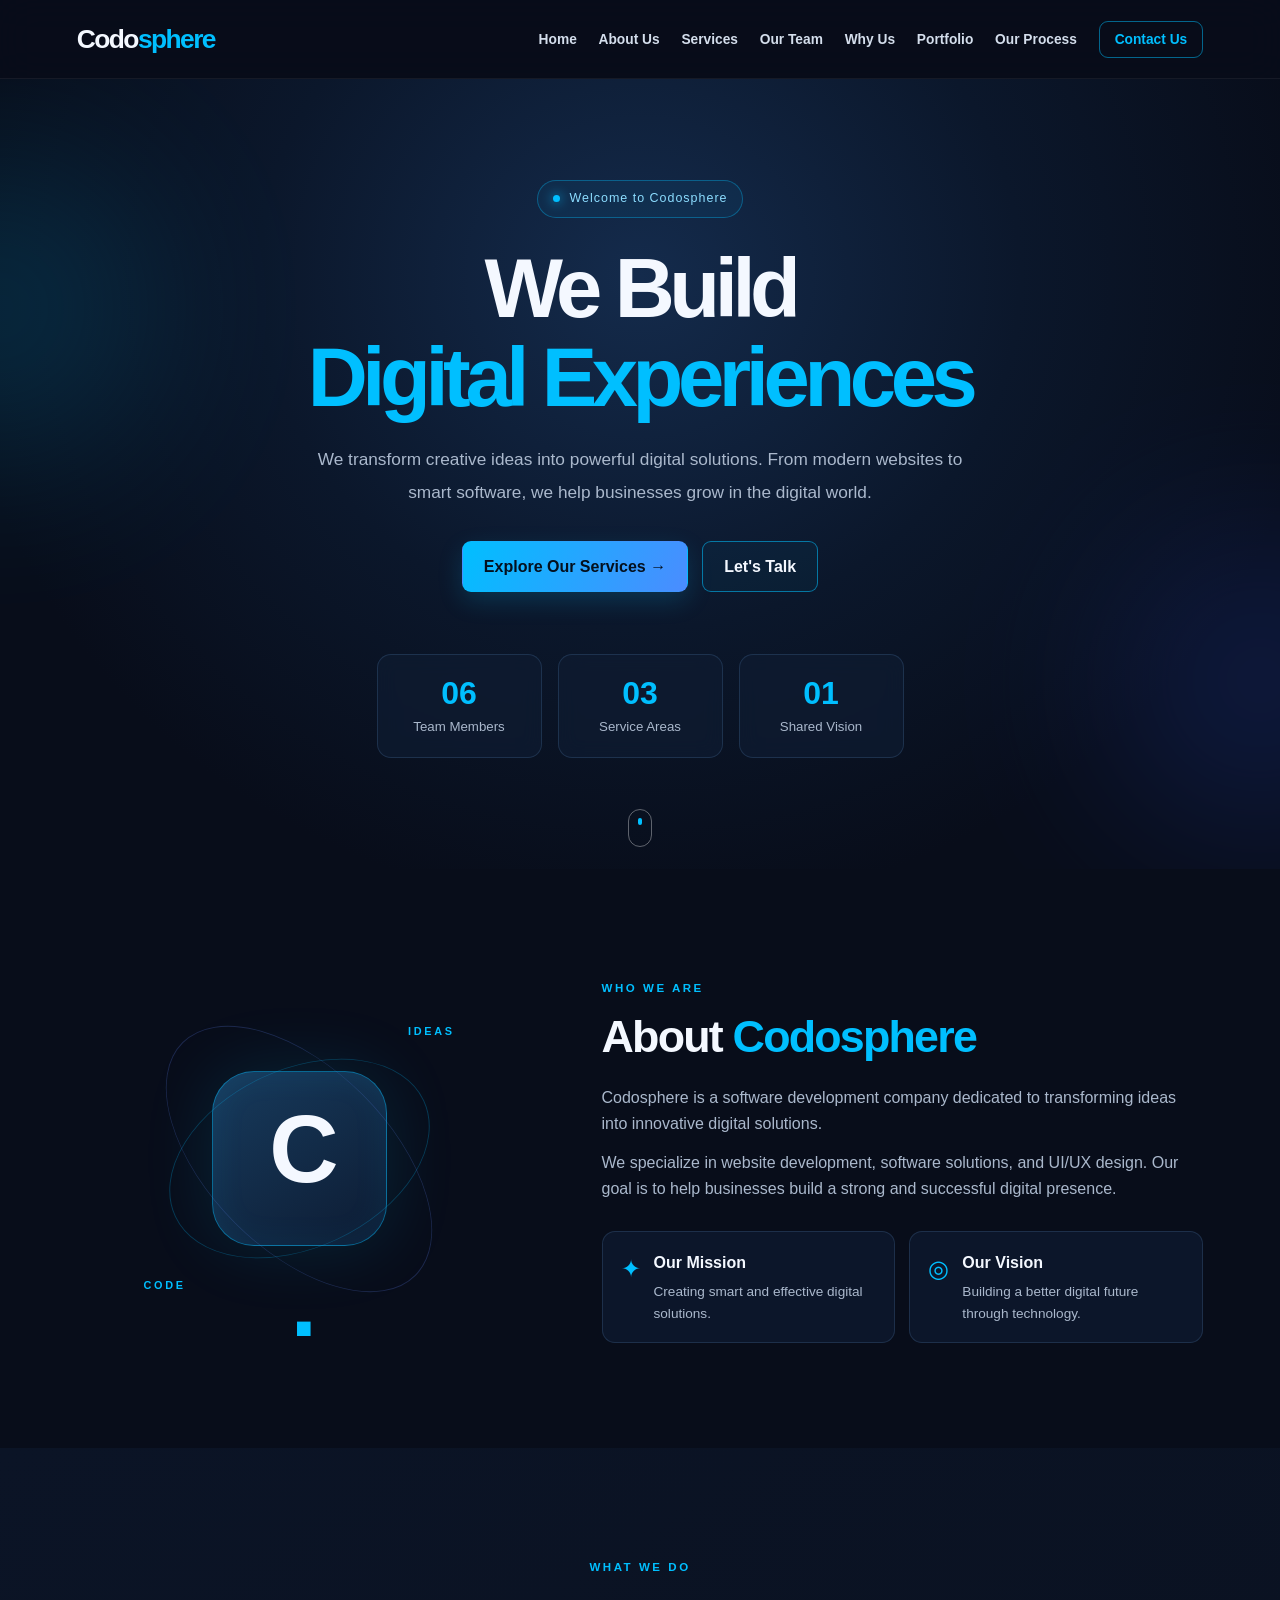
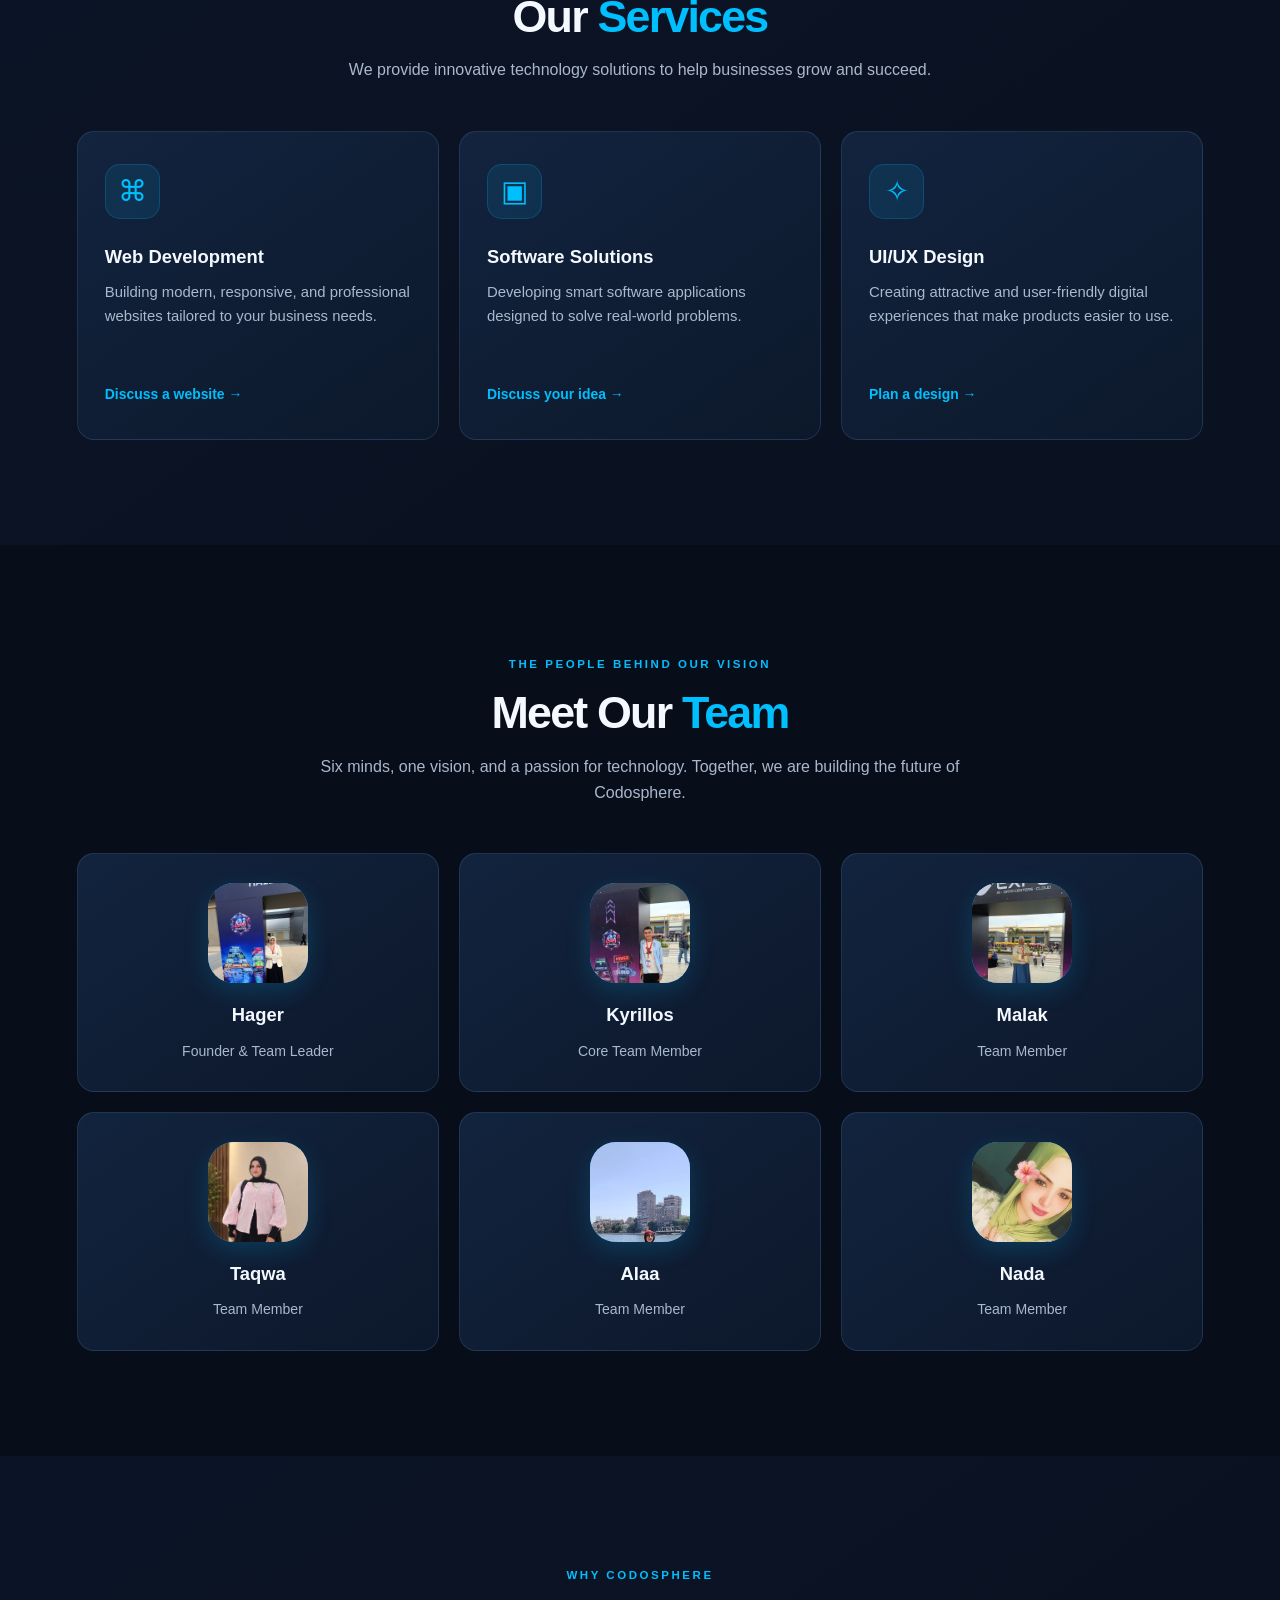
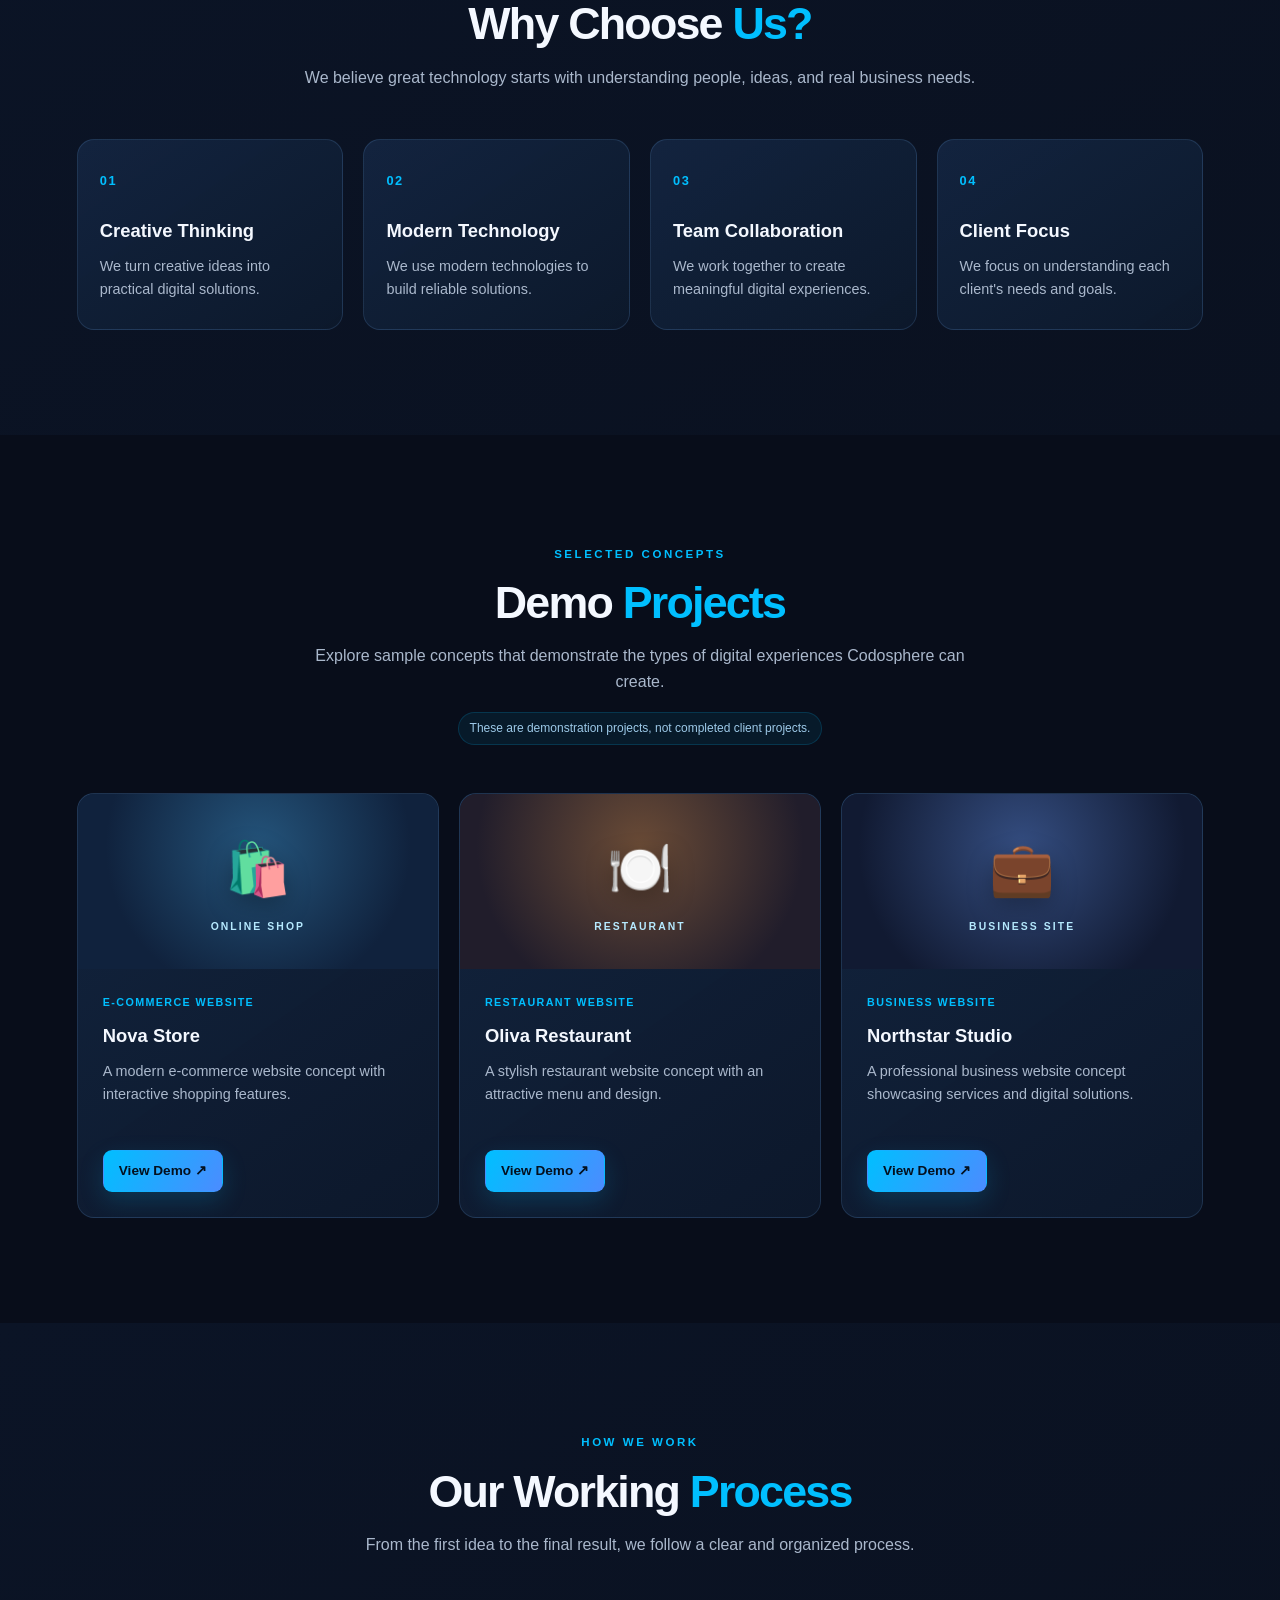
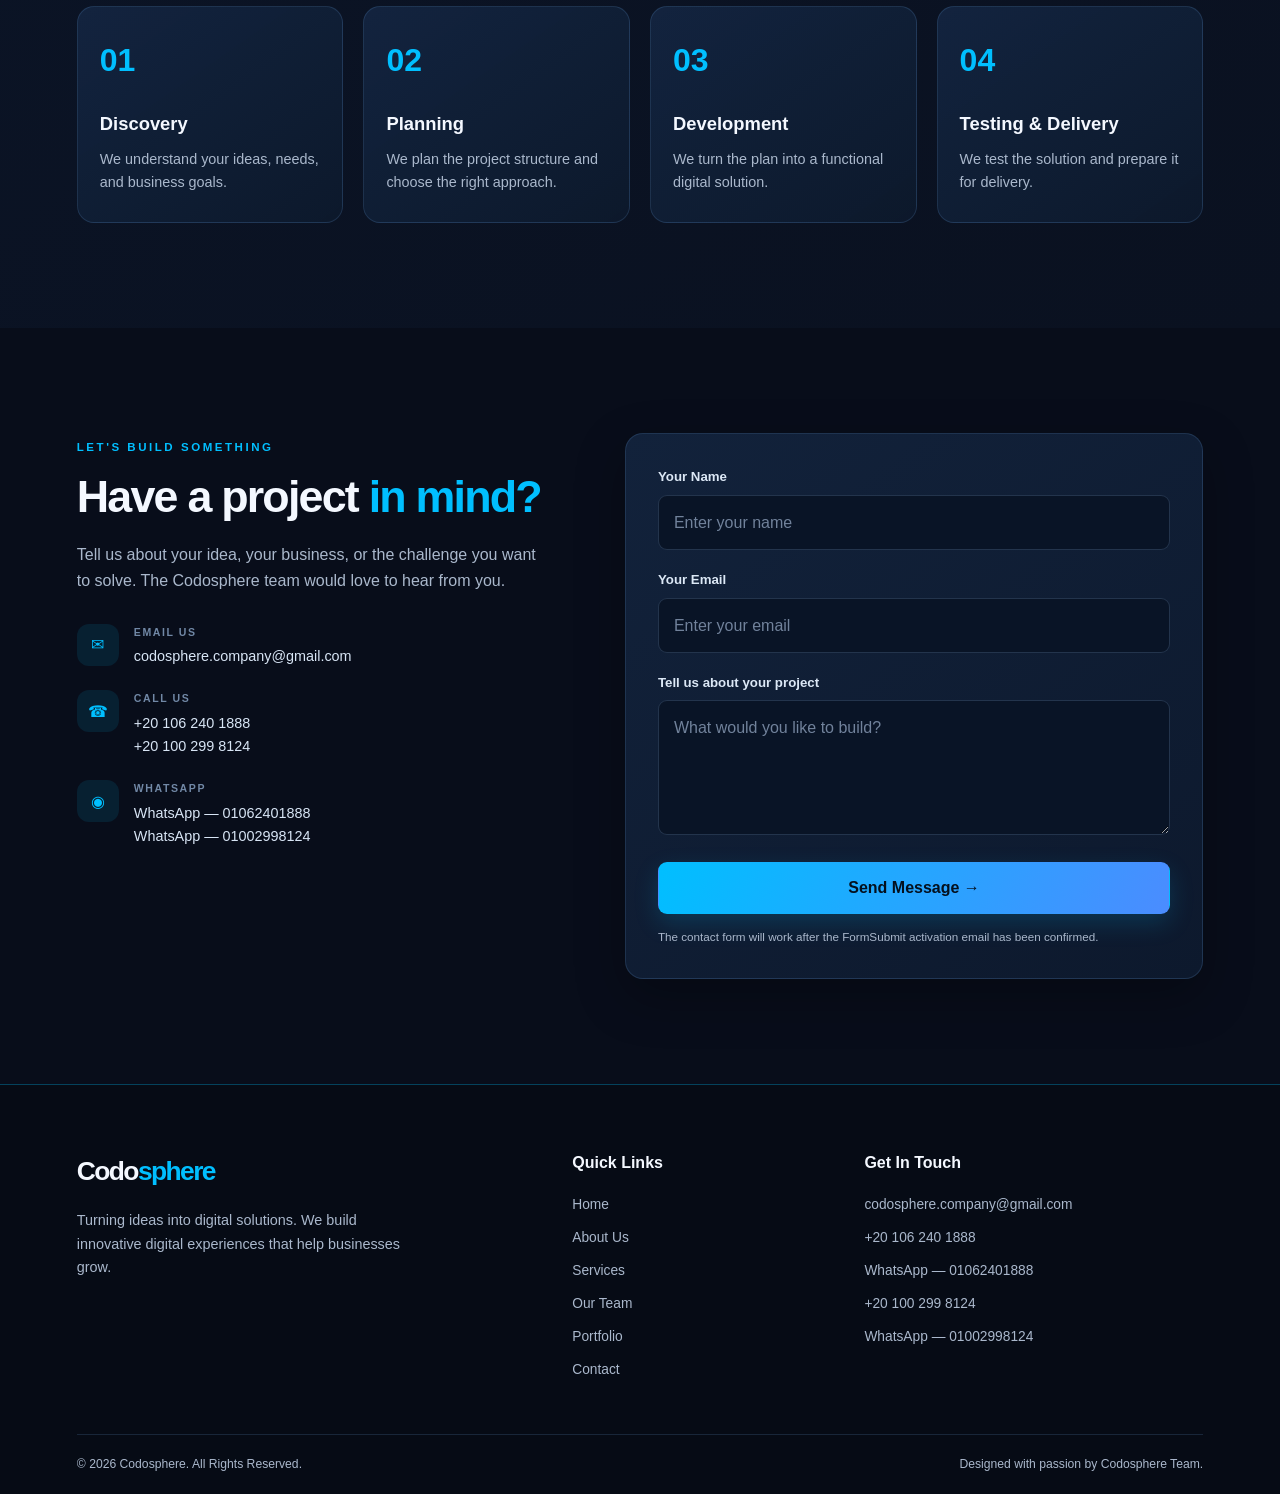
<file: index.html>
<!DOCTYPE html>
<html lang="en">

<head>
    <meta charset="UTF-8">
    <meta name="viewport" content="width=device-width, initial-scale=1.0">
    <meta name="theme-color" content="#080d1a">

    <meta name="description" content="Codosphere creates modern websites, software solutions, and user-friendly digital experiences.">

    <title>Codosphere | Digital Solutions</title>

    <link rel="stylesheet" href="style.css">
</head>

<body>

    <!-- NAVIGATION -->

    <header class="site-header">

        <nav class="navbar">

            <a class="logo" href="#home">
                Codo<span>sphere</span>
            </a>

            <button class="menu-toggle" id="menuToggle" type="button" aria-label="Open navigation menu" aria-expanded="false">
                <span></span>
                <span></span>
                <span></span>
            </button>

            <ul class="nav-links" id="navLinks">

                <li><a href="#home">Home</a></li>
                <li><a href="#about">About Us</a></li>
                <li><a href="#services">Services</a></li>
                <li><a href="#team">Our Team</a></li>
                <li><a href="#why-us">Why Us</a></li>
                <li><a href="#portfolio">Portfolio</a></li>
                <li><a href="#process">Our Process</a></li>
                <li><a class="nav-contact" href="#contact">Contact Us</a></li>

            </ul>

        </nav>

    </header>


    <main>

        <!-- HOME SECTION -->

        <section id="home" class="hero section">

            <div class="hero-glow hero-glow-one"></div>
            <div class="hero-glow hero-glow-two"></div>

            <div class="hero-content">

                <span class="eyebrow hero-badge">
                    <span class="status-dot"></span>
                    Welcome to Codosphere
                </span>

                <h1>
                    We Build
                    <span>Digital Experiences</span>
                </h1>

                <p>
                    We transform creative ideas into powerful digital solutions.
                    From modern websites to smart software,
                    we help businesses grow in the digital world.
                </p>

                <div class="hero-actions">

                    <button class="btn btn-primary" id="startBtn" type="button">
                        Explore Our Services →
                    </button>

                    <a href="#contact" class="btn btn-outline">
                        Let's Talk
                    </a>

                </div>

                <div class="hero-stats">

                    <div class="stat-card">
                        <strong>06</strong>
                        <span>Team Members</span>
                    </div>

                    <div class="stat-card">
                        <strong>03</strong>
                        <span>Service Areas</span>
                    </div>

                    <div class="stat-card">
                        <strong>01</strong>
                        <span>Shared Vision</span>
                    </div>

                </div>

            </div>

            <a class="scroll-hint" href="#about" aria-label="Scroll to About Us">
                <span></span>
            </a>

        </section>


        <!-- ABOUT SECTION -->

        <section id="about" class="section section-space">

            <div class="about-layout">

                <div class="about-mark">

                    <div class="orbit orbit-one"></div>
                    <div class="orbit orbit-two"></div>

                    <div class="about-logo">
                        C<span>.</span>
                    </div>

                    <span class="orbit-label label-top">IDEAS</span>
                    <span class="orbit-label label-bottom">CODE</span>

                </div>

                <div class="about-content">

                    <span class="section-label">WHO WE ARE</span>

                    <h2>
                        About <span>Codosphere</span>
                    </h2>

                    <p>
                        Codosphere is a software development company
                        dedicated to transforming ideas into innovative
                        digital solutions.
                    </p>

                    <p>
                        We specialize in website development, software
                        solutions, and UI/UX design. Our goal is to help
                        businesses build a strong and successful
                        digital presence.
                    </p>

                    <div class="about-points">

                        <article class="info-card">

                            <span class="mini-icon">✦</span>

                            <div>
                                <h3>Our Mission</h3>
                                <p>
                                    Creating smart and effective
                                    digital solutions.
                                </p>
                            </div>

                        </article>

                        <article class="info-card">

                            <span class="mini-icon">◎</span>

                            <div>
                                <h3>Our Vision</h3>
                                <p>
                                    Building a better digital future
                                    through technology.
                                </p>
                            </div>

                        </article>

                    </div>

                </div>

            </div>

        </section>


        <!-- SERVICES SECTION -->

        <section id="services" class="section section-space section-alt">

            <div class="section-heading">

                <span class="section-label">WHAT WE DO</span>

                <h2>
                    Our <span>Services</span>
                </h2>

                <p>
                    We provide innovative technology solutions
                    to help businesses grow and succeed.
                </p>

            </div>

            <div class="services-grid">

                <article class="service-card">

                    <div class="card-icon">⌘</div>

                    <h3>Web Development</h3>

                    <p>
                        Building modern, responsive, and professional
                        websites tailored to your business needs.
                    </p>

                    <a href="#contact" class="text-link">
                        Discuss a website →
                    </a>

                </article>


                <article class="service-card">

                    <div class="card-icon">▣</div>

                    <h3>Software Solutions</h3>

                    <p>
                        Developing smart software applications
                        designed to solve real-world problems.
                    </p>

                    <a href="#contact" class="text-link">
                        Discuss your idea →
                    </a>

                </article>


                <article class="service-card">

                    <div class="card-icon">✧</div>

                    <h3>UI/UX Design</h3>

                    <p>
                        Creating attractive and user-friendly
                        digital experiences that make products
                        easier to use.
                    </p>

                    <a href="#contact" class="text-link">
                        Plan a design →
                    </a>

                </article>

            </div>

        </section>


        <!-- TEAM SECTION -->

        <section id="team" class="section section-space">

            <div class="section-heading">

                <span class="section-label">
                    THE PEOPLE BEHIND OUR VISION
                </span>

                <h2>
                    Meet Our <span>Team</span>
                </h2>

                <p>
                    Six minds, one vision, and a passion for technology.
                    Together, we are building the future of Codosphere.
                </p>

            </div>

            <div class="team-grid">

                <article class="team-card">
                    <div class="team-avatar"><img src="hager.jpg" alt="Hager"></div>
                    <h3>Hager</h3>
                    <p>Founder &amp; Team Leader</p>
                </article>

                <article class="team-card">
                    <div class="team-avatar"><img src="kyrillos.jpg" alt="Kyrillos"></div>
                    <h3>Kyrillos</h3>
                    <p>Core Team Member</p>
                </article>

                <article class="team-card">
                    <div class="team-avatar"><img src="malak.jpg" alt="Malak"></div>
                    <h3>Malak</h3>
                    <p>Team Member</p>
                </article>

                <article class="team-card">
                    <div class="team-avatar"><img src="taqwa.jpg" alt="Taqwa"></div>
                    <h3>Taqwa</h3>
                    <p>Team Member</p>
                </article>

                <article class="team-card">
                    <div class="team-avatar"><img src="alaa.jpg" alt="Alaa"></div>
                    <h3>Alaa</h3>
                    <p>Team Member</p>
                </article>

                <article class="team-card">
                    <div class="team-avatar"><img src="nada.jpg" alt="Nada"></div>
                    <h3>Nada</h3>
                    <p>Team Member</p>
                </article>

            </div>

        </section>


        <!-- WHY CHOOSE US -->

        <section id="why-us" class="section section-space section-alt">

            <div class="section-heading">

                <span class="section-label">WHY CODOSPHERE</span>

                <h2>
                    Why Choose <span>Us?</span>
                </h2>

                <p>
                    We believe great technology starts with understanding
                    people, ideas, and real business needs.
                </p>

            </div>

            <div class="why-grid">

                <article class="why-card">
                    <span>01</span>
                    <h3>Creative Thinking</h3>
                    <p>
                        We turn creative ideas into practical
                        digital solutions.
                    </p>
                </article>

                <article class="why-card">
                    <span>02</span>
                    <h3>Modern Technology</h3>
                    <p>
                        We use modern technologies to build
                        reliable solutions.
                    </p>
                </article>

                <article class="why-card">
                    <span>03</span>
                    <h3>Team Collaboration</h3>
                    <p>
                        We work together to create meaningful
                        digital experiences.
                    </p>
                </article>

                <article class="why-card">
                    <span>04</span>
                    <h3>Client Focus</h3>
                    <p>
                        We focus on understanding each client's
                        needs and goals.
                    </p>
                </article>

            </div>

        </section>


        <!-- PORTFOLIO SECTION -->

        <section id="portfolio" class="section section-space">

            <div class="section-heading">

                <span class="section-label">SELECTED CONCEPTS</span>

                <h2>
                    Demo <span>Projects</span>
                </h2>

                <p>
                    Explore sample concepts that demonstrate
                    the types of digital experiences Codosphere
                    can create.
                </p>

                <span class="demo-note">
                    These are demonstration projects,
                    not completed client projects.
                </span>

            </div>

            <div class="portfolio-grid">

                <!-- PROJECT ONE -->

                <article class="portfolio-card">

                    <div class="portfolio-visual visual-store">
                        <span>🛍️</span>
                        <small>ONLINE SHOP</small>
                    </div>

                    <div class="portfolio-body">

                        <span class="project-type">
                            E-COMMERCE WEBSITE
                        </span>

                        <h3>Nova Store</h3>

                        <p>
                            A modern e-commerce website concept
                            with interactive shopping features.
                        </p>

                        <a
                            class="btn btn-small btn-primary"
                            href="Codosphere_Demo_Projects/01-Ecommerce/index.html"
                            target="_blank"
                            rel="noopener">
                            View Demo ↗
                        </a>

                    </div>

                </article>


                <!-- PROJECT TWO -->

                <article class="portfolio-card">

                    <div class="portfolio-visual visual-food">
                        <span>🍽️</span>
                        <small>RESTAURANT</small>
                    </div>

                    <div class="portfolio-body">

                        <span class="project-type">
                            RESTAURANT WEBSITE
                        </span>

                        <h3>Oliva Restaurant</h3>

                        <p>
                            A stylish restaurant website concept
                            with an attractive menu and design.
                        </p>

                        <a
                            class="btn btn-small btn-primary"
                            href="Codosphere_Demo_Projects/02-Restaurant/index.html"
                            target="_blank"
                            rel="noopener">
                            View Demo ↗
                        </a>

                    </div>

                </article>


                <!-- PROJECT THREE -->

                <article class="portfolio-card">

                    <div class="portfolio-visual visual-business">
                        <span>💼</span>
                        <small>BUSINESS SITE</small>
                    </div>

                    <div class="portfolio-body">

                        <span class="project-type">
                            BUSINESS WEBSITE
                        </span>

                        <h3>Northstar Studio</h3>

                        <p>
                            A professional business website concept
                            showcasing services and digital solutions.
                        </p>

                        <a
                            class="btn btn-small btn-primary"
                            href="Codosphere_Demo_Projects/03-Business/index.html"
                            target="_blank"
                            rel="noopener">
                            View Demo ↗
                        </a>

                    </div>

                </article>

            </div>

        </section>


        <!-- OUR PROCESS -->

        <section id="process" class="section section-space section-alt">

            <div class="section-heading">

                <span class="section-label">HOW WE WORK</span>

                <h2>
                    Our Working <span>Process</span>
                </h2>

                <p>
                    From the first idea to the final result,
                    we follow a clear and organized process.
                </p>

            </div>

            <div class="process-grid">

                <article class="process-card">
                    <span>01</span>
                    <h3>Discovery</h3>
                    <p>
                        We understand your ideas, needs,
                        and business goals.
                    </p>
                </article>

                <article class="process-card">
                    <span>02</span>
                    <h3>Planning</h3>
                    <p>
                        We plan the project structure and
                        choose the right approach.
                    </p>
                </article>

                <article class="process-card">
                    <span>03</span>
                    <h3>Development</h3>
                    <p>
                        We turn the plan into a functional
                        digital solution.
                    </p>
                </article>

                <article class="process-card">
                    <span>04</span>
                    <h3>Testing &amp; Delivery</h3>
                    <p>
                        We test the solution and prepare
                        it for delivery.
                    </p>
                </article>

            </div>

        </section>


        <!-- CONTACT SECTION -->

        <section id="contact" class="section section-space">

            <div class="contact-layout">

                <div class="contact-copy">

                    <span class="section-label">
                        LET'S BUILD SOMETHING
                    </span>

                    <h2>
                        Have a project <span>in mind?</span>
                    </h2>

                    <p>
                        Tell us about your idea, your business,
                        or the challenge you want to solve.
                        The Codosphere team would love to hear from you.
                    </p>

                    <div class="contact-detail">

                        <span>✉</span>

                        <div>
                            <small>EMAIL US</small>

                            <a href="mailto:codosphere.company@gmail.com">
                                codosphere.company@gmail.com
                            </a>
                        </div>

                    </div>


                    <div class="contact-detail">

                        <span>☎</span>

                        <div>
                            <small>CALL US</small>

                            <a href="tel:+201062401888">
                                +20 106 240 1888
                            </a>

                            <a href="tel:+201002998124">
                                +20 100 299 8124
                            </a>
                        </div>

                    </div>


                    <div class="contact-detail">

                        <span>◉</span>

                        <div>
                            <small>WHATSAPP</small>

                            <a href="https://wa.me/201062401888" target="_blank" rel="noopener">
                                WhatsApp — 01062401888
                            </a>

                            <a href="https://wa.me/201002998124" target="_blank" rel="noopener">
                                WhatsApp — 01002998124
                            </a>
                        </div>

                    </div>

                </div>


                <form
                    class="contact-form"
                    action="https://formsubmit.co/codosphere.company@gmail.com"
                    method="POST">

                    <input
                        type="hidden"
                        name="_subject"
                        value="New Message - Codosphere">

                    <input
                        type="hidden"
                        name="_template"
                        value="table">

                    <label for="contactName">Your Name</label>

                    <input
                        id="contactName"
                        type="text"
                        name="name"
                        placeholder="Enter your name"
                        required>

                    <label for="contactEmail">Your Email</label>

                    <input
                        id="contactEmail"
                        type="email"
                        name="email"
                        placeholder="Enter your email"
                        required>

                    <label for="contactMessage">
                        Tell us about your project
                    </label>

                    <textarea
                        id="contactMessage"
                        name="message"
                        placeholder="What would you like to build?"
                        required></textarea>

                    <button class="btn btn-primary form-submit" type="submit">
                        Send Message →
                    </button>

                    <p class="form-note">
                        The contact form will work after the
                        FormSubmit activation email has been confirmed.
                    </p>

                </form>

            </div>

        </section>

    </main>


    <!-- FOOTER -->

    <footer class="site-footer">

        <div class="footer-grid">

            <div class="footer-about">

                <a class="logo" href="#home">
                    Codo<span>sphere</span>
                </a>

                <p>
                    Turning ideas into digital solutions.
                    We build innovative digital experiences
                    that help businesses grow.
                </p>

            </div>


            <div class="footer-links">

                <h3>Quick Links</h3>

                <a href="#home">Home</a>
                <a href="#about">About Us</a>
                <a href="#services">Services</a>
                <a href="#team">Our Team</a>
                <a href="#portfolio">Portfolio</a>
                <a href="#contact">Contact</a>

            </div>


            <div class="footer-contact">

                <h3>Get In Touch</h3>

                <a href="mailto:codosphere.company@gmail.com">
                    codosphere.company@gmail.com
                </a>

                <a href="tel:+201062401888">
                    +20 106 240 1888
                </a>

                <a href="https://wa.me/201062401888" target="_blank" rel="noopener">
                    WhatsApp — 01062401888
                </a>

                <a href="tel:+201002998124">
                    +20 100 299 8124
                </a>

                <a href="https://wa.me/201002998124" target="_blank" rel="noopener">
                    WhatsApp — 01002998124
                </a>

            </div>

        </div>


        <div class="footer-bottom">

            <p>
                © <span id="currentYear">2026</span>
                Codosphere. All Rights Reserved.
            </p>

            <p>
                Designed with passion by Codosphere Team.
            </p>

        </div>

    </footer>


    <!-- BACK TO TOP -->

    <button
        id="backToTop"
        class="back-to-top"
        type="button"
        aria-label="Back to top">
        ↑
    </button>


    <script src="script.js"></script>

</body>
</html>
</file>
<file: style.css>
/* Codosphere — Responsive Website Design */

:root {
    --bg: #080d1a;
    --bg-soft: #0b1426;
    --panel: #101d33;
    --panel-light: #142642;
    --cyan: #00bfff;
    --blue: #1677ff;
    --text: #f4f8ff;
    --muted: #aab8cc;
    --line: rgba(107, 160, 220, .18);
    --shadow: 0 18px 50px rgba(0, 0, 0, .28);
}

* {
    margin: 0;
    padding: 0;
    box-sizing: border-box;
}

html {
    scroll-behavior: smooth;
    scroll-padding-top: 90px;
}

body {
    font-family: Arial, Helvetica, sans-serif;
    background: var(--bg);
    color: var(--text);
    line-height: 1.6;
    overflow-x: hidden;
}

a {
    color: inherit;
}

button,
input,
textarea {
    font: inherit;
}

.section {
    position: relative;
}

.section-space {
    padding: 105px 6%;
}

.section-alt {
    background: linear-gradient(145deg, #0b1426, #0a1120);
}

.section-label {
    display: inline-block;
    color: var(--cyan);
    font-size: .72rem;
    font-weight: 800;
    letter-spacing: .22em;
    margin-bottom: 14px;
}

h2 {
    font-size: clamp(2rem, 4vw, 2.8rem);
    line-height: 1.15;
    letter-spacing: -.04em;
}

h2 span {
    color: var(--cyan);
}

p {
    color: var(--muted);
}


/* NAVIGATION */

.site-header {
    position: sticky;
    top: 0;
    z-index: 1000;
    background: rgba(8, 13, 26, .88);
    border-bottom: 1px solid rgba(255,255,255,.06);
    backdrop-filter: blur(18px);
}

.navbar {
    min-height: 78px;
    padding: 0 6%;
    display: flex;
    align-items: center;
    justify-content: space-between;
    gap: 30px;
}

.logo {
    color: var(--text);
    text-decoration: none;
    font-size: 1.65rem;
    font-weight: 800;
    letter-spacing: -.06em;
    white-space: nowrap;
}

.logo span {
    color: var(--cyan);
}

.nav-links {
    display: flex;
    align-items: center;
    gap: clamp(12px, 1.7vw, 23px);
    list-style: none;
}

.nav-links a {
    color: #d4deec;
    text-decoration: none;
    font-size: .86rem;
    font-weight: 600;
    transition: color .25s ease;
}

.nav-links a:hover,
.nav-links a:focus-visible {
    color: var(--cyan);
}

.nav-links .nav-contact {
    color: var(--cyan);
    border: 1px solid rgba(0,191,255,.5);
    padding: 10px 15px;
    border-radius: 9px;
}

.menu-toggle {
    display: none;
    background: transparent;
    border: 1px solid var(--line);
    border-radius: 9px;
    padding: 9px;
    cursor: pointer;
}

.menu-toggle span {
    display: block;
    width: 23px;
    height: 2px;
    background: var(--text);
    margin: 5px;
    transition: .25s;
}


/* BUTTONS */

.btn {
    display: inline-flex;
    align-items: center;
    justify-content: center;
    gap: 12px;
    min-height: 48px;
    padding: 12px 21px;
    border-radius: 9px;
    text-decoration: none;
    border: 1px solid transparent;
    font-weight: 700;
    cursor: pointer;
    transition: transform .25s, box-shadow .25s, background .25s, color .25s;
}

.btn:hover {
    transform: translateY(-3px);
}

.btn-primary {
    color: #04101e;
    background: linear-gradient(120deg, var(--cyan), #4b8cff);
    box-shadow: 0 9px 25px rgba(0,191,255,.17);
}

.btn-primary:hover {
    box-shadow: 0 13px 30px rgba(0,191,255,.3);
}

.btn-outline {
    color: var(--text);
    border-color: rgba(0,191,255,.55);
    background: rgba(0,191,255,.04);
}

.btn-outline:hover {
    color: var(--cyan);
    background: rgba(0,191,255,.1);
}

.btn-small {
    min-height: 40px;
    padding: 9px 15px;
    font-size: .85rem;
}


/* HERO SECTION */

.hero {
    min-height: min(790px, calc(100vh - 78px));
    display: grid;
    place-items: center;
    text-align: center;
    overflow: hidden;
    background: radial-gradient(
        ellipse at 50% 25%,
        #142b4c 0%,
        #0b172b 42%,
        var(--bg) 76%
    );
}

.hero-content {
    position: relative;
    z-index: 2;
    padding: 90px 6% 100px;
}

.hero-badge {
    display: inline-flex;
    align-items: center;
    gap: 10px;
    padding: 8px 15px;
    border: 1px solid rgba(0,191,255,.35);
    border-radius: 30px;
    color: #8cddff;
    background: rgba(0,191,255,.06);
    font-size: .78rem;
    letter-spacing: .08em;
    margin-bottom: 26px;
}

.status-dot {
    width: 7px;
    height: 7px;
    background: var(--cyan);
    border-radius: 50%;
    box-shadow: 0 0 12px var(--cyan);
}

.hero h1 {
    max-width: 900px;
    margin: 0 auto 20px;
    font-size: clamp(2.7rem, 7vw, 5.2rem);
    line-height: 1.08;
    letter-spacing: -.065em;
}

.hero h1 span {
    display: block;
    color: var(--cyan);
}

.hero-content > p {
    max-width: 680px;
    margin: 0 auto;
    font-size: 1.08rem;
    line-height: 1.9;
}

.hero-actions {
    display: flex;
    justify-content: center;
    flex-wrap: wrap;
    gap: 14px;
    margin-top: 32px;
}

.hero-stats {
    display: flex;
    justify-content: center;
    flex-wrap: wrap;
    gap: 16px;
    margin-top: 62px;
}

.stat-card {
    min-width: 165px;
    padding: 19px 27px;
    border: 1px solid var(--line);
    border-radius: 14px;
    background: rgba(16,29,51,.68);
    backdrop-filter: blur(10px);
    transition: .3s;
}

.stat-card:hover {
    transform: translateY(-7px);
    border-color: rgba(0,191,255,.6);
    box-shadow: 0 12px 30px rgba(0,191,255,.1);
}

.stat-card strong {
    display: block;
    color: var(--cyan);
    font-size: 2rem;
    line-height: 1.2;
}

.stat-card span {
    color: var(--muted);
    font-size: .83rem;
}

.hero-glow {
    position: absolute;
    width: 300px;
    height: 300px;
    border-radius: 50%;
    filter: blur(90px);
    opacity: .16;
    pointer-events: none;
}

.hero-glow-one {
    background: #00bfff;
    top: 10%;
    left: -150px;
}

.hero-glow-two {
    background: #315dff;
    right: -130px;
    bottom: 5%;
}

.scroll-hint {
    position: absolute;
    bottom: 22px;
    left: 50%;
    width: 24px;
    height: 38px;
    border: 1px solid rgba(255,255,255,.35);
    border-radius: 20px;
    transform: translateX(-50%);
}

.scroll-hint span {
    position: absolute;
    top: 8px;
    left: 50%;
    width: 4px;
    height: 7px;
    border-radius: 5px;
    background: var(--cyan);
    transform: translateX(-50%);
    animation: scrollDown 1.5s infinite;
}

@keyframes scrollDown {
    0% {
        opacity: 0;
        transform: translate(-50%,0);
    }

    40% {
        opacity: 1;
    }

    100% {
        opacity: 0;
        transform: translate(-50%,12px);
    }
}


/* ABOUT SECTION */

.about-layout {
    display: grid;
    grid-template-columns: .85fr 1.15fr;
    align-items: center;
    gap: 80px;
}

.about-content h2 {
    margin-bottom: 22px;
}

.about-content > p {
    max-width: 650px;
    margin-bottom: 14px;
}

.about-mark {
    position: relative;
    min-height: 340px;
    display: grid;
    place-items: center;
}

.about-logo {
    width: 175px;
    height: 175px;
    display: grid;
    place-items: center;
    border-radius: 42px;
    background: linear-gradient(145deg, #173b5d, #0d1b32);
    border: 1px solid rgba(0,191,255,.45);
    box-shadow: 0 0 70px rgba(0,191,255,.13),
                inset 0 0 35px rgba(0,191,255,.08);
    font-size: 6rem;
    font-weight: 900;
    letter-spacing: -.1em;
}

.about-logo span {
    color: var(--cyan);
}

.orbit {
    position: absolute;
    width: 275px;
    height: 275px;
    border: 1px solid rgba(0,191,255,.25);
    border-radius: 50%;
    transform: rotate(-25deg) scaleY(.65);
}

.orbit-two {
    width: 330px;
    height: 330px;
    transform: rotate(45deg) scaleY(.55);
    border-color: rgba(99,139,255,.22);
}

.orbit-label {
    position: absolute;
    color: var(--cyan);
    font-size: .68rem;
    font-weight: 800;
    letter-spacing: .25em;
}

.label-top {
    top: 34px;
    right: 15%;
}

.label-bottom {
    bottom: 34px;
    left: 15%;
}

.about-points {
    display: grid;
    grid-template-columns: 1fr 1fr;
    gap: 14px;
    margin-top: 30px;
}

.info-card {
    display: flex;
    align-items: flex-start;
    gap: 13px;
    padding: 18px;
    border: 1px solid var(--line);
    border-radius: 13px;
    background: rgba(16,29,51,.65);
}

.info-card h3 {
    color: var(--text);
    font-size: 1rem;
    margin-bottom: 5px;
}

.info-card p {
    font-size: .85rem;
    line-height: 1.6;
}

.mini-icon {
    color: var(--cyan);
    font-size: 1.5rem;
}


/* SECTION HEADINGS */

.section-heading {
    max-width: 690px;
    text-align: center;
    margin: 0 auto 48px;
}

.section-heading h2 {
    margin-bottom: 15px;
}

.section-heading > p {
    font-size: 1rem;
}


/* SERVICES */

.services-grid,
.team-grid,
.why-grid,
.portfolio-grid,
.process-grid {
    display: grid;
    gap: 20px;
}

.services-grid {
    grid-template-columns: repeat(3, 1fr);
}

.service-card,
.team-card,
.why-card,
.portfolio-card,
.process-card {
    border: 1px solid var(--line);
    border-radius: 17px;
    background: linear-gradient(
        145deg,
        rgba(20,38,66,.9),
        rgba(13,25,44,.95)
    );
    transition: transform .3s, border-color .3s, box-shadow .3s;
}

.service-card:hover,
.team-card:hover,
.why-card:hover,
.portfolio-card:hover,
.process-card:hover {
    transform: translateY(-8px);
    border-color: rgba(0,191,255,.55);
    box-shadow: var(--shadow), 0 10px 35px rgba(0,191,255,.08);
}

.service-card {
    padding: 32px 27px;
}

.card-icon {
    width: 55px;
    height: 55px;
    display: grid;
    place-items: center;
    border-radius: 15px;
    margin-bottom: 23px;
    color: var(--cyan);
    background: rgba(0,191,255,.1);
    border: 1px solid rgba(0,191,255,.2);
    font-size: 1.8rem;
}

.service-card h3,
.team-card h3,
.why-card h3,
.portfolio-card h3,
.process-card h3 {
    color: var(--text);
    margin-bottom: 10px;
    font-size: 1.15rem;
}

.service-card p {
    min-height: 82px;
    font-size: .93rem;
}

.text-link {
    display: inline-block;
    margin-top: 20px;
    color: var(--cyan);
    font-weight: 700;
    font-size: .87rem;
    text-decoration: none;
}


/* TEAM */

.team-grid {
    grid-template-columns: repeat(3, 1fr);
}

.team-card {
    text-align: center;
    padding: 29px 18px;
}

.team-avatar {
    width: 100px;
    height: 100px;
    display: grid;
    place-items: center;
    margin: 0 auto 17px;
    border-radius: 26px;
    overflow: hidden;
    color: #061322;
    background: linear-gradient(135deg, var(--cyan), #4e8cff);
    font-size: 2rem;
    font-weight: 800;
    box-shadow: 0 8px 25px rgba(0,191,255,.18);
}

.team-avatar img {
    width: 100%;
    height: 100%;
    object-fit: cover;
    display: block;
}

.team-card p {
    font-size: .88rem;
}


/* WHY US */

.why-grid {
    grid-template-columns: repeat(4, 1fr);
}

.why-card {
    padding: 27px 22px;
}

.why-card > span {
    display: inline-block;
    color: var(--cyan);
    font-size: .8rem;
    font-weight: 800;
    letter-spacing: .12em;
    margin-bottom: 25px;
}

.why-card p {
    font-size: .9rem;
}


/* PORTFOLIO */

.demo-note {
    display: inline-block;
    margin-top: 17px;
    padding: 6px 11px;
    border-radius: 20px;
    color: #9dc9e8;
    background: rgba(0,191,255,.07);
    border: 1px solid rgba(0,191,255,.17);
    font-size: .75rem;
}

.portfolio-grid {
    grid-template-columns: repeat(3, 1fr);
}

.portfolio-card {
    overflow: hidden;
}

.portfolio-visual {
    min-height: 175px;
    display: flex;
    flex-direction: column;
    justify-content: center;
    align-items: center;
    gap: 8px;
    background: radial-gradient(circle at 50% 30%, #24547b, #10223d 70%);
}

.portfolio-visual > span {
    font-size: 3.3rem;
    filter: drop-shadow(0 8px 12px rgba(0,0,0,.3));
}

.portfolio-visual small {
    color: #b6eaff;
    font-size: .65rem;
    letter-spacing: .2em;
    font-weight: 800;
}

.visual-food {
    background: radial-gradient(circle at 50% 30%, #6a4b36, #211d2b 75%);
}

.visual-business {
    background: radial-gradient(circle at 50% 30%, #344d80, #111a32 75%);
}

.portfolio-body {
    padding: 25px;
}

.project-type {
    display: block;
    color: var(--cyan);
    font-size: .67rem;
    font-weight: 800;
    letter-spacing: .13em;
    margin-bottom: 10px;
}

.portfolio-body p {
    min-height: 72px;
    font-size: .9rem;
    margin-bottom: 18px;
}


/* PROCESS */

.process-grid {
    grid-template-columns: repeat(4, 1fr);
}

.process-card {
    padding: 28px 22px;
}

.process-card > span {
    display: inline-block;
    color: var(--cyan);
    font-size: 2rem;
    font-weight: 800;
    margin-bottom: 23px;
}

.process-card p {
    font-size: .9rem;
}


/* CONTACT */

.contact-layout {
    display: grid;
    grid-template-columns: .9fr 1.1fr;
    gap: 75px;
    align-items: start;
}

.contact-copy h2 {
    margin-bottom: 20px;
}

.contact-copy > p {
    max-width: 480px;
    margin-bottom: 30px;
}

.contact-detail {
    display: flex;
    align-items: flex-start;
    gap: 15px;
    margin-top: 22px;
}

.contact-detail > span {
    width: 42px;
    height: 42px;
    flex: 0 0 42px;
    display: grid;
    place-items: center;
    color: var(--cyan);
    border-radius: 12px;
    background: rgba(0,191,255,.1);
}

.contact-detail small {
    display: block;
    color: #7188a6;
    font-size: .66rem;
    font-weight: 800;
    letter-spacing: .15em;
    margin-bottom: 5px;
}

.contact-detail a {
    display: block;
    color: #d8e5f5;
    text-decoration: none;
    font-size: .9rem;
    overflow-wrap: anywhere;
}

.contact-detail a:hover {
    color: var(--cyan);
}

.contact-form {
    padding: 32px;
    border: 1px solid var(--line);
    border-radius: 18px;
    background: linear-gradient(145deg, #12223b, #0d192d);
    box-shadow: var(--shadow);
}

.contact-form label {
    display: block;
    color: #dce8f6;
    font-size: .83rem;
    font-weight: 700;
    margin: 0 0 7px;
}

.contact-form input,
.contact-form textarea {
    width: 100%;
    padding: 14px 15px;
    margin-bottom: 19px;
    color: var(--text);
    background: #091426;
    border: 1px solid rgba(128,166,210,.22);
    border-radius: 9px;
    outline: none;
    transition: border-color .2s, box-shadow .2s;
}

.contact-form input:focus,
.contact-form textarea:focus {
    border-color: var(--cyan);
    box-shadow: 0 0 0 3px rgba(0,191,255,.1);
}

.contact-form input::placeholder,
.contact-form textarea::placeholder {
    color: #71829b;
}

.contact-form textarea {
    min-height: 135px;
    resize: vertical;
}

.form-submit {
    width: 100%;
}

.form-note {
    margin-top: 14px;
    font-size: .73rem;
    line-height: 1.6;
}


/* FOOTER */

.site-footer {
    padding: 65px 6% 20px;
    background: #060b15;
    border-top: 1px solid rgba(0,191,255,.3);
}

.footer-grid {
    display: grid;
    grid-template-columns: 1.3fr .7fr 1fr;
    gap: 55px;
    padding-bottom: 42px;
}

.footer-about p {
    max-width: 330px;
    margin-top: 17px;
    font-size: .9rem;
}

.footer-grid h3 {
    color: var(--text);
    font-size: 1rem;
    margin-bottom: 18px;
}

.footer-links a,
.footer-contact a {
    display: block;
    width: fit-content;
    max-width: 100%;
    margin-bottom: 11px;
    color: var(--muted);
    text-decoration: none;
    font-size: .86rem;
    overflow-wrap: anywhere;
    transition: color .2s, transform .2s;
}

.footer-links a:hover,
.footer-contact a:hover {
    color: var(--cyan);
    transform: translateX(3px);
}

.footer-bottom {
    display: flex;
    justify-content: space-between;
    gap: 15px;
    padding-top: 20px;
    border-top: 1px solid var(--line);
}

.footer-bottom p {
    font-size: .76rem;
}


/* BACK TO TOP */

.back-to-top {
    position: fixed;
    right: 22px;
    bottom: 22px;
    z-index: 900;
    width: 46px;
    height: 46px;
    display: grid;
    place-items: center;
    border: 1px solid rgba(0,191,255,.45);
    border-radius: 14px;
    color: #04101e;
    background: var(--cyan);
    font-size: 1.35rem;
    font-weight: 800;
    cursor: pointer;
    opacity: 0;
    visibility: hidden;
    transform: translateY(12px);
    transition: .25s;
    box-shadow: 0 8px 25px rgba(0,191,255,.2);
}

.back-to-top.visible {
    opacity: 1;
    visibility: visible;
    transform: translateY(0);
}


/* ANIMATIONS */

.reveal {
    opacity: 0;
    transform: translateY(22px);
    transition: opacity .7s ease, transform .7s ease;
}

.reveal.is-visible {
    opacity: 1;
    transform: translateY(0);
}


/* RESPONSIVE DESIGN */

@media (max-width: 1000px) {

    .nav-links {
        gap: 12px;
    }

    .nav-links a {
        font-size: .78rem;
    }

    .about-layout {
        gap: 35px;
    }

    .why-grid {
        grid-template-columns: repeat(2, 1fr);
    }

    .process-grid {
        grid-template-columns: repeat(2, 1fr);
    }

}


@media (max-width: 780px) {

    .section-space {
        padding: 75px 6%;
    }

    .navbar {
        min-height: 70px;
    }

    .menu-toggle {
        display: block;
    }

    .nav-links {
        position: absolute;
        top: 70px;
        left: 0;
        right: 0;
        display: flex;
        flex-direction: column;
        align-items: stretch;
        gap: 0;
        padding: 10px 22px 20px;
        background: rgba(8,13,26,.98);
        border-bottom: 1px solid var(--line);
        opacity: 0;
        visibility: hidden;
        transform: translateY(-8px);
        transition: .25s;
    }

    .nav-links.open {
        opacity: 1;
        visibility: visible;
        transform: translateY(0);
    }

    .nav-links li {
        border-bottom: 1px solid rgba(255,255,255,.05);
    }

    .nav-links a {
        display: block;
        padding: 12px 5px;
        font-size: .92rem;
    }

    .nav-links .nav-contact {
        border: 0;
        padding: 12px 5px;
    }

    .hero {
        min-height: auto;
    }

    .hero-content {
        padding: 85px 6% 80px;
    }

    .hero-content > p {
        font-size: .98rem;
    }

    .hero-stats {
        gap: 10px;
        margin-top: 45px;
    }

    .stat-card {
        min-width: 0;
        flex: 1 1 28%;
        padding: 15px 10px;
    }

    .stat-card strong {
        font-size: 1.65rem;
    }

    .stat-card span {
        font-size: .72rem;
    }

    .about-layout,
    .contact-layout {
        grid-template-columns: 1fr;
        gap: 35px;
    }

    .about-mark {
        min-height: 250px;
        order: 2;
    }

    .about-content {
        order: 1;
    }

    .about-logo {
        width: 135px;
        height: 135px;
        font-size: 4.8rem;
    }

    .orbit {
        width: 220px;
        height: 220px;
    }

    .orbit-two {
        width: 260px;
        height: 260px;
    }

    .services-grid,
    .team-grid,
    .portfolio-grid {
        grid-template-columns: repeat(2, 1fr);
    }

    .contact-form {
        padding: 24px;
    }

    .footer-grid {
        grid-template-columns: 1fr 1fr;
        gap: 35px;
    }

    .footer-about {
        grid-column: 1 / -1;
    }

}


@media (max-width: 520px) {

    .section-space {
        padding: 65px 6%;
    }

    .hero h1 {
        font-size: clamp(2.45rem, 12vw, 3.4rem);
    }

    .hero-badge {
        font-size: .68rem;
    }

    .hero-actions {
        flex-direction: column;
        align-items: stretch;
        max-width: 290px;
        margin-inline: auto;
    }

    .hero-stats {
        gap: 8px;
    }

    .stat-card {
        flex-basis: 30%;
        padding: 13px 5px;
    }

    .stat-card strong {
        font-size: 1.4rem;
    }

    .stat-card span {
        font-size: .65rem;
    }

    .about-points,
    .services-grid,
    .team-grid,
    .why-grid,
    .portfolio-grid,
    .process-grid {
        grid-template-columns: 1fr;
    }

    .service-card p,
    .portfolio-body p {
        min-height: 0;
    }

    .team-card {
        padding: 25px 18px;
    }

    .footer-grid {
        grid-template-columns: 1fr;
        gap: 28px;
    }

    .footer-about {
        grid-column: auto;
    }

    .footer-bottom {
        flex-direction: column;
        text-align: center;
    }

    .back-to-top {
        right: 14px;
        bottom: 14px;
    }

}


@media (prefers-reduced-motion: reduce) {

    *,
    *::before,
    *::after {
        scroll-behavior: auto !important;
        animation-duration: .01ms !important;
        animation-iteration-count: 1 !important;
        transition-duration: .01ms !important;
    }

    .reveal {
        opacity: 1;
        transform: none;
    }

}
</file>
